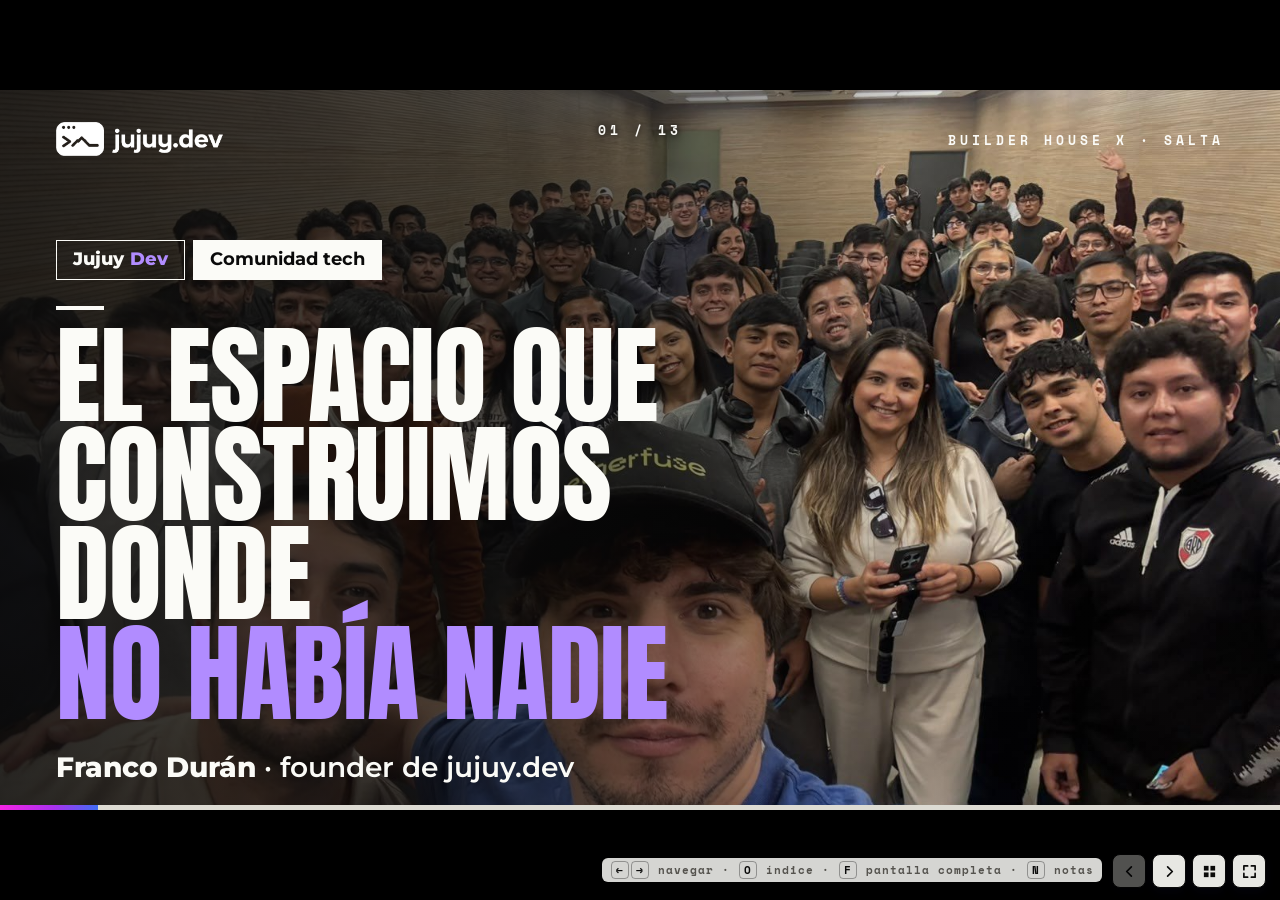
<file: index.html>
<!doctype html><html lang="es-AR"><head><meta charset="utf-8"><meta name="viewport" content="width=device-width,initial-scale=1">
<title>jujuy.dev — el espacio que estamos construyendo · Franco Durán · Builder House X Salta</title>
<meta name="description" content="jujuy.dev: el espacio que estamos construyendo donde no había nada. Franco Durán, founder. Builder House X · Salta.">
<link rel="icon" href="assets/jujuydev-isotipo.png">
<link rel="stylesheet" href="base.css?v=2"><link rel="stylesheet" href="charla.css?v=2">
<style>
.dark .logo{filter:invert(1)}
.it-list{list-style:none;display:flex;flex-direction:column;gap:0}
.it{display:flex;gap:16px;align-items:baseline;font:600 24px/1.3 var(--font-sans);padding:12px 0;border-top:1.5px solid var(--line-soft)}
.it i{font:700 15px/1 var(--font-mono);color:var(--violet);font-style:normal;min-width:30px}
.it b{font-weight:800}
.card{background:var(--paper-raised);border:1.5px solid var(--line-soft);border-radius:var(--radius-tile);box-shadow:var(--shadow-tile);padding:22px 24px}
.card.v{border:2px solid var(--violet);box-shadow:8px 8px 0 var(--violet),var(--shadow-tile)}
.card .n{font:700 14px/1 var(--font-mono);letter-spacing:3px;color:var(--violet)}
.card h3{font:400 40px/1 var(--font-condensed);text-transform:uppercase;margin:10px 0 8px}
.card p{font:500 19px/1.35 var(--font-sans);color:var(--ink-muted)}
.card p b{color:var(--ink);font-weight:800}
.howto .kicker{color:var(--violet)}
.howto .grid{position:absolute;left:56px;right:56px;top:300px;display:grid;grid-template-columns:repeat(3,1fr);gap:24px}
.howto .head h2{font-size:72px}
.howto .head .lead{margin-top:10px;font-size:26px;max-width:900px}
/* 01 portada */
.s01 .copy{position:absolute;left:56px;top:120px;width:720px;z-index:3}
.s01 .tags{margin-bottom:26px}
.s01 h1{font-size:104px;line-height:.92}
.s01 .sub{margin-top:26px;font-size:28px}
.s01 .orb{width:440px;height:440px;right:40px;top:150px;opacity:.95}
.s01 .photo{right:120px;top:110px;width:400px;height:300px;z-index:2;border:2px solid var(--ink);box-shadow:10px 10px 0 var(--violet);transform:rotate(2deg)}
.s01 .llama{right:24px;bottom:0;height:320px}
.s01 .where{position:absolute;left:56px;bottom:60px;display:flex;gap:8px}
/* 02 hueco */
.s02 .head h2{font-size:80px}
.s02 .cols{position:absolute;left:56px;right:56px;top:290px;display:grid;grid-template-columns:1fr 1fr;gap:28px}
.s02 .col .mono{border-top:3px solid var(--ink);padding-top:10px;margin-bottom:6px}
.s02 .col.v .mono{border-color:var(--violet);color:var(--violet)}
.s02 .col.v .it{border-color:#e4dafa}
.s02 .punch{position:absolute;left:56px;right:56px;bottom:54px;font:400 46px/1 var(--font-condensed);text-transform:uppercase}
/* 03 por qué */
.s03 .head h2{font-size:76px}
.s03 .grid{position:absolute;left:56px;right:56px;top:250px;display:grid;grid-template-columns:repeat(4,1fr);gap:20px}
.s03 .card{min-height:250px}
.s03 .strip{position:absolute;left:56px;right:56px;bottom:66px;height:80px;display:flex;gap:12px}
.s03 .strip .media{position:relative;flex:1;height:80px;box-shadow:none;border-radius:12px}
/* 04 crecimiento */
.s04 .left{position:absolute;left:56px;top:110px;width:660px;z-index:3}
.s04 .big{font:400 220px/.82 var(--font-condensed);color:var(--violet);margin-top:14px;letter-spacing:-4px}
.s04 .big small{display:block;font-size:56px;line-height:1;color:var(--ink);letter-spacing:0;margin-top:6px}
.s04 h2{font-size:64px}
.s04 .lead{margin-top:22px;font-size:28px}
.s04 .tl{position:absolute;left:56px;bottom:56px;display:flex;gap:8px}
.s04 .photo{right:56px;top:110px;width:440px;height:520px;transform:rotate(1.5deg);border:2px solid var(--ink);box-shadow:10px 10px 0 var(--violet)}
.s04 .orb{width:260px;height:260px;right:380px;top:420px;z-index:0}
/* 05 eventos */
.s05 .head h2{font-size:68px}
.s05 .tbl{position:absolute;left:56px;right:56px;top:212px}
.s05 .row{display:grid;grid-template-columns:70px 350px 1fr 170px;align-items:center;gap:14px;padding:7px 0;border-top:1.5px solid var(--line-soft);height:52px}
.s05 .row .d{font:700 15px/1 var(--font-mono);color:var(--violet)}
.s05 .row .t{font:700 19px/1.15 var(--font-sans)}
.s05 .bars{position:relative;height:30px}
.s05 .bars .r{position:absolute;left:0;top:0;height:30px;border:1.5px solid var(--ink);background:var(--paper-sunk)}
.s05 .bars .c{position:absolute;left:0;top:0;height:30px;background:var(--violet)}
.s05 .row .num{font:700 16px/1.2 var(--font-mono);text-align:right}
.s05 .row .num b{color:var(--violet)}
.s05 .row .num small{display:block;font-size:11px;color:var(--ink-muted);letter-spacing:1px}
.s05 .legend{position:absolute;right:56px;top:150px;display:flex;gap:18px;font:700 13px/1 var(--font-mono);letter-spacing:2px;text-transform:uppercase;align-items:center}
.s05 .legend span{display:inline-flex;align-items:center;gap:8px}
.s05 .legend i{display:inline-block;width:22px;height:14px;border:1.5px solid var(--ink);background:var(--paper-sunk)}
.s05 .legend i.c{background:var(--violet);border-color:var(--violet)}
.s05 .foot{position:absolute;left:56px;bottom:62px;font:500 13px/1.3 var(--font-mono);letter-spacing:1px;color:var(--ink-muted)}
/* 08 salir */
.s08 .photo{right:56px;top:290px;width:400px;height:300px;border:2px solid var(--ink);box-shadow:10px 10px 0 var(--violet)}
.s08 .photo img{object-fit:contain;background:#0d1a4d}
.s08 .grid{right:500px!important;grid-template-columns:1fr 1fr!important}
.s08 .stat{position:absolute;right:56px;top:612px;width:400px;font:700 14px/1.3 var(--font-mono);letter-spacing:1px;color:var(--ink-muted)}
.s08 .stat b{color:var(--violet)}
/* 09 grok bot */
.s09 .head{right:420px}
.s09 .head h2{font-size:72px}
.s09 .head .lead{margin-top:10px;font-size:26px}
.s09 .gb{position:absolute;right:56px;top:96px;width:320px;height:160px;display:flex;align-items:center;gap:18px;background:var(--ink);color:var(--on-ink);border-radius:var(--radius-tile);padding:24px;box-shadow:10px 10px 0 var(--violet)}
.s09 .gb img{width:90px;height:90px}
.s09 .gb b{font:400 46px/1 var(--font-condensed);text-transform:uppercase;display:block}
.s09 .gb small{font:700 12px/1.3 var(--font-mono);letter-spacing:2px;color:#bbb;text-transform:uppercase}
.s09 .grid{position:absolute;left:56px;right:56px;top:316px;display:grid;grid-template-columns:repeat(4,1fr);gap:20px}
.s09 .card{min-height:250px}
.s09 .card h3{font-size:36px}
.s09 .foot{position:absolute;left:56px;bottom:44px;font:400 34px/1 var(--font-condensed);text-transform:uppercase}
/* 10 notion */
.s10 .head{right:auto;width:330px}
.s10 .head h2{font-size:62px}
.s10 .head .lead{margin-top:14px;font-size:22px}
.s10 .head .tags{margin-top:20px;flex-direction:column;align-items:flex-start}
.nt{position:absolute;left:420px;right:40px;top:84px;padding-bottom:22px;background:#fff;border-radius:12px;box-shadow:0 18px 50px rgba(20,19,77,.18);border:1px solid #e3e2de;overflow:hidden;font-family:var(--font-sans);color:#37352f}
.nt .bar0{height:36px;border-bottom:1px solid #ededeb;display:flex;align-items:center;gap:8px;padding:0 14px;font:500 13px/1 var(--font-sans);color:#6b6a66}
.nt .dot{width:10px;height:10px;border-radius:50%;background:#e3e2de}
.nt .bar0 .crumb{margin-left:12px}
.nt .body{padding:18px 26px 0}
.nt h4{font:800 28px/1.1 var(--font-sans);color:#37352f;display:flex;align-items:center;gap:10px}
.nt h4 .ck{width:26px;height:26px;border-radius:6px;background:#2f9e6a;color:#fff;font-size:17px;display:flex;align-items:center;justify-content:center}
.nt .views{display:flex;gap:18px;margin-top:14px;border-bottom:1px solid #ededeb;font:600 13px/1 var(--font-sans);color:#787774}
.nt .views span{padding-bottom:9px}
.nt .views span.on{color:#37352f;border-bottom:2px solid #37352f}
.nt .board{display:grid;grid-template-columns:repeat(3,1fr);gap:14px;margin-top:14px}
.nt .colh{display:flex;align-items:center;gap:8px;font:600 13px/1 var(--font-sans);margin-bottom:8px}
.nt .pill{display:inline-flex;align-items:center;gap:6px;padding:4px 9px;border-radius:12px;font:600 12px/1 var(--font-sans)}
.nt .pill:before{content:"";width:7px;height:7px;border-radius:50%;background:currentColor}
.nt .p-gray{background:#efefed;color:#787774}.nt .p-blue{background:#e1ecfa;color:#2f6db5}.nt .p-green{background:#e2f1e8;color:#2f8a5a}
.nt .cnt{color:#9b9a97;font-weight:600}
.nt .lane{border-radius:8px;padding:8px;display:flex;flex-direction:column;gap:7px}
.nt .lane.gray{background:#f7f7f5}.nt .lane.blue{background:#f3f7fc}.nt .lane.green{background:#f3f9f5}
.nt .cd{background:#fff;border-radius:6px;box-shadow:0 1px 3px rgba(15,15,15,.12);padding:8px 10px;font:700 13px/1.25 var(--font-sans);color:#37352f}
.nt .cd .pr{margin-top:6px;display:inline-block;padding:2px 7px;border-radius:4px;font:600 11px/1.2 var(--font-sans)}
.nt .alta{background:#fbe4e4;color:#c4423c}.nt .medio{background:#fbf3db;color:#a07a12}.nt .baja{background:#e2f1e8;color:#2f8a5a}
.nt .more{font:600 12px/1 var(--font-sans);color:#9b9a97;padding:4px 2px}
/* 11 embajador */
.s11 .head h2{font-size:80px}
.s11 .grid{position:absolute;left:56px;right:56px;top:300px;display:grid;grid-template-columns:repeat(3,1fr);gap:28px}
.s11 .card{height:280px;display:flex;flex-direction:column;justify-content:space-between}
.s11 .lgbox{height:140px;display:flex;align-items:center;justify-content:center}
.s11 .lgbox img{max-width:90%;max-height:110px}
.s11 .lov{font:800 66px/1 var(--font-sans);letter-spacing:-2px;background:linear-gradient(90deg,#ff6b35,#f7468c 50%,#8b5cf6);-webkit-background-clip:text;background-clip:text;color:transparent}
.s11 .foot{position:absolute;left:56px;bottom:50px;font:600 24px/1.3 var(--font-sans)}
/* 12 colejuy */
.s12 .left{position:absolute;left:56px;top:110px;width:600px;z-index:3}
.s12 h2{font-size:84px}
.s12 .brand{display:flex;align-items:center;gap:16px;margin-top:24px}
.s12 .brand img{height:64px}
.s12 .brand b{font:800 44px/1 var(--font-sans);letter-spacing:-1px}
.s12 .lead{margin-top:24px;font-size:28px}
.s12 .phone{width:280px;height:540px;top:110px;border:8px solid var(--ink);border-radius:34px;box-shadow:10px 10px 0 var(--violet)}
.s12 .phone img{object-fit:cover;object-position:top}
.s12 .ph1{left:690px;transform:rotate(-3deg)}
.s12 .ph2{left:950px;top:140px;transform:rotate(3deg)}
/* 13 adopción */
.s13 .left{position:absolute;left:56px;top:110px;width:640px}
.s13 h2{font-size:78px}
.s13 .swap{margin-top:30px;display:flex;flex-direction:column;gap:6px}
.s13 .no{font:400 64px/1 var(--font-condensed);text-transform:uppercase;color:var(--ink-muted);text-decoration:line-through;text-decoration-thickness:6px;text-decoration-color:var(--violet)}
.s13 .yes{font:400 96px/1 var(--font-condensed);text-transform:uppercase;color:var(--violet)}
.s13 .right{position:absolute;left:740px;right:56px;top:150px;display:flex;flex-direction:column;gap:24px}
.s13 .card h3{font-size:46px}
.s13 .orb{width:300px;height:300px;right:-60px;bottom:-60px;opacity:.6}
/* 14 personas */
.s14 .left{position:absolute;left:56px;top:110px;width:640px;z-index:3}
.s14 h2{font-size:76px}
.s14 .big{font:400 220px/.85 var(--font-condensed);color:var(--violet);margin-top:20px}
.s14 .lead{margin-top:14px;font-size:30px}
.s14 .photo{right:56px;top:110px;width:480px;height:520px;transform:rotate(-1.5deg);border:2px solid var(--ink);box-shadow:-10px 10px 0 var(--violet)}
/* 15-16 builder house */
.s15 .left{position:absolute;left:56px;top:120px;width:780px;z-index:3}
.s15 h2{font-size:92px}
.s15 .lead{margin-top:28px;font-size:32px;max-width:700px}
.s15 .orb{width:460px;height:460px;right:60px;top:140px}
.s15 .sticker{right:120px;top:300px;font-size:44px}
.s16 .q{position:absolute;left:56px;right:56px;top:170px;z-index:3}
.s16 .q .mono{color:var(--violet-soft)}
.s16 .q h2{font-size:150px;line-height:.9;margin-top:14px}
.s16 .q .lead{margin-top:40px;font-size:38px;color:var(--on-ink)}
.s16 .orb{width:380px;height:380px;right:-40px;top:-80px;opacity:.85}
/* 17 cierre */
.s17 .left{position:absolute;left:56px;top:120px;width:700px;z-index:3}
.s17 h2{font-size:132px;line-height:.9}
.s17 .sign{margin-top:36px;display:flex;gap:10px}
.s17 .sign .tag{font-size:22px}
.s17 .orb{width:440px;height:440px;right:50px;top:160px}
.s17 .llama{right:60px;bottom:0;height:480px}
.adv .head h2{font-size:80px}
.adv .grid{position:absolute;left:56px;right:56px;top:320px;display:grid;grid-template-columns:repeat(3,1fr);gap:24px}
.adv .card{min-height:200px}
.adv .punch{position:absolute;left:56px;bottom:50px;font:400 50px/1 var(--font-condensed);text-transform:uppercase}
.s3c .left{position:absolute;left:56px;top:110px;width:640px;z-index:3}
.s3c h2{font-size:74px}
.s3c .it-list{margin-top:26px}
.s3c .photo{right:56px;top:110px;width:470px;height:520px;transform:rotate(1.5deg);border:2px solid var(--ink);box-shadow:10px 10px 0 var(--violet)}

/* ── v2: fotos full-bleed ── */
.bleed{position:absolute;inset:0;z-index:0}
.bleed img{width:100%;height:100%;object-fit:cover;display:block}
.bleed:after{content:"";position:absolute;inset:0}
.shade-l:after{background:linear-gradient(90deg,rgba(10,10,10,.88) 0%,rgba(10,10,10,.7) 42%,rgba(10,10,10,.1) 75%)}
.shade-b:after{background:linear-gradient(180deg,rgba(10,10,10,.55) 0%,rgba(10,10,10,.35) 35%,rgba(10,10,10,.85) 100%)}
.photo-slide{color:var(--on-ink)}
.photo-slide .hl{color:var(--violet-soft)}
.photo-slide .bar{background:var(--on-ink)}
.photo-slide .kicker{color:var(--on-ink)}
.photo-slide .tag{border-color:var(--on-ink)}
.p01 .copy{position:absolute;left:56px;top:150px;width:760px;z-index:3}
.p01 h1{font-size:108px;line-height:.92}
.p01 .tags{margin-bottom:26px}
.p01 .sub{margin-top:26px;font-size:28px}
.p01 .tag--solid{background:var(--on-ink);color:var(--ink)}
.p03 .head h2{font-size:76px}
.p03 .grid{position:absolute;left:56px;right:56px;bottom:70px;display:grid;grid-template-columns:repeat(5,1fr);gap:16px;z-index:3}
.p03 .card h3{font-size:31px}.p03 .card p{font-size:17px}.p03 .card{padding:20px 18px}
.p03 .card{min-height:230px;background:rgba(255,255,255,.96);color:var(--ink)}
.p03 .card .hl{color:var(--violet)}
.p03 .head{z-index:3}
.p06 .half{position:absolute;right:0;top:0;bottom:0;width:560px;z-index:0}
.p06 .half img{width:100%;height:100%;object-fit:cover;object-position:40% 50%}
.p06 .left{position:absolute;left:56px;top:110px;width:600px;z-index:3}
.p06 .big{font:400 220px/.82 var(--font-condensed);color:var(--violet);margin-top:14px;letter-spacing:-4px}
.p06 .big small{display:block;font-size:56px;line-height:1;color:var(--ink);letter-spacing:0;margin-top:6px}
.p06 h2{font-size:64px}
.p06 .lead{margin-top:22px;font-size:28px}
.p06 .tl{position:absolute;left:56px;bottom:56px;display:flex;gap:8px}
.p05 .half{position:absolute;right:0;top:0;bottom:0;width:560px;z-index:0}
.p05 .half img{width:100%;height:100%;object-fit:cover;object-position:55% 50%}
.p05 .left{position:absolute;left:56px;top:110px;width:600px;z-index:3}
.p05 h2{font-size:72px}
.p05 .it-list{margin-top:26px}
.p14 .half{position:absolute;right:0;top:0;bottom:0;width:560px;z-index:0}
.p14 .half img{width:100%;height:100%;object-fit:cover;object-position:50% 40%}
.p14 .left{position:absolute;left:56px;top:110px;width:600px;z-index:3}
.p14 h2{font-size:76px}
.p14 .big{font:400 220px/.85 var(--font-condensed);color:var(--violet);margin-top:20px}
.p14 .lead{margin-top:14px;font-size:30px}
.tren .copy{position:absolute;left:56px;top:96px;width:780px;z-index:3}
.tren .mono{color:#ffd28a}
.tren h2{font-size:100px;line-height:.9;margin-top:14px}
.tren h2 .hl{color:#ffb35c}
.tren .sub{margin-top:20px;font:600 26px/1.3 var(--font-sans)}
.tren .stats{position:absolute;left:56px;bottom:58px;display:flex;gap:16px;z-index:3}
.tren .st{background:rgba(10,10,10,.6);border:2px solid #ffb35c;padding:14px 22px;backdrop-filter:blur(4px)}
.tren .st b{display:block;font:400 64px/1 var(--font-condensed);color:#fff}
.tren .st small{display:block;margin-top:6px;font:700 13px/1 var(--font-mono);letter-spacing:3px;text-transform:uppercase;color:#ffd28a}
.tren .ticket{position:absolute;right:48px;top:110px;width:400px;height:200px;z-index:3;border:3px solid #fff;box-shadow:10px 10px 0 #ffb35c;transform:rotate(3deg);border-radius:12px;overflow:hidden}
.tren .ticket img{width:100%;height:100%;object-fit:cover}
.tren .bleed img{object-position:50% 60%}
.p17 .left{position:absolute;left:56px;top:110px;width:760px;z-index:3}
.p17 h2{font-size:140px;line-height:.9}
.p17 .sign{margin-top:30px;display:flex;gap:10px}
.p17 .sign .tag{font-size:22px}
.p17 .tag--solid{background:var(--on-ink);color:var(--ink)}
.s11 .already{position:absolute;right:56px;top:110px;z-index:6;transform:rotate(-4deg)}
.ntwin{position:absolute;left:400px;right:32px;top:92px;background:#fff;border-radius:12px;overflow:hidden;border:1.5px solid #d9d8d3;box-shadow:12px 12px 0 var(--violet),0 18px 50px rgba(20,19,77,.2);z-index:3}
.ntwin .bar0{height:34px;background:#f1f0ea;border-bottom:1px solid #e3e2de;display:flex;align-items:center;gap:7px;padding:0 14px}
.ntwin .dot{width:11px;height:11px;border-radius:50%}.ntwin .r{background:#ff5f57}.ntwin .y{background:#febc2e}.ntwin .g{background:#28c840}
.ntwin .url{margin-left:14px;flex:1;background:#fff;border-radius:6px;padding:4px 12px;font:600 12px/1 var(--font-sans);color:#6b6a66}
.ntwin img{display:block;width:100%;height:auto}
.photo-slide.active~.counter{color:var(--on-ink);text-shadow:0 0 6px #000;z-index:11}
.tren h2{font-size:92px}
.tren .stats{bottom:52px}
.s10 .head{right:auto;width:520px}
.s10 .head h2{font-size:84px}
.s10 .head .lead{margin-top:14px;font-size:24px}
.s10 .head .tags{margin-top:18px;flex-direction:row}
.s10 .ntwin{left:auto;right:56px;width:560px;top:110px;transform:rotate(1.5deg);box-shadow:8px 8px 0 var(--violet),0 14px 36px rgba(20,19,77,.16)}
.s10 .ntwin .bar0{height:26px}.s10 .ntwin .dot{width:9px;height:9px}.s10 .ntwin .url{font-size:11px;padding:3px 10px}
.s10 .brands{position:absolute;left:56px;right:56px;bottom:62px;display:grid;grid-template-columns:repeat(5,1fr);gap:16px}
.s10 .br{height:110px;border-radius:14px;background:var(--paper-raised);border:1.5px solid var(--line-soft);box-shadow:var(--shadow-tile);display:flex;align-items:center;justify-content:center;padding:18px 22px}
.s10 .br img{max-width:100%;max-height:64px;object-fit:contain}
.s10 .br.dk{background:var(--navy);border-color:var(--navy)}
.s10 .br.sq img{max-height:80px}
.sU .head h2{font-size:84px}
.sU .grid{position:absolute;left:56px;right:56px;top:250px;display:grid;grid-template-columns:1fr 1fr;gap:32px}
.sU .card{height:360px;display:flex;flex-direction:column;justify-content:space-between;padding:30px 34px}
.sU .lgbox{height:210px;display:flex;align-items:center;justify-content:center}
.sU .lgbox img{max-width:92%;max-height:200px;object-fit:contain}
.sU .lgbox img.up{height:190px;width:190px}
.sU .card h3{font-size:46px}
.sM .head{right:auto;width:740px}
.sM .head h2{font-size:76px}
.sM .head .lead{margin-top:8px;font-size:23px}
.sM .ntwin{left:auto;right:56px;width:380px;top:230px;margin:0;transform:rotate(1.5deg);box-shadow:7px 7px 0 var(--violet),0 14px 36px rgba(20,19,77,.16)}
.sM .ntwin .bar0{height:24px}.sM .ntwin .dot{width:8px;height:8px}.sM .ntwin .url{font-size:10px;padding:3px 8px}
.sM .ntwin figcaption{padding:8px 12px;font:600 13px/1.2 var(--font-sans);color:var(--ink-muted);border-top:1px solid #e3e2de}
.sM .ntwin figcaption b{color:var(--violet);font-weight:800}
.sM .mlabel{position:absolute;left:56px;font-size:13px;color:var(--violet)}
.sM .mlabel1{top:338px}.sM .mlabel2{top:462px}
.sM .brands{position:absolute;left:56px;width:740px;display:grid;grid-template-columns:repeat(5,1fr);gap:12px}
.sM .amb2{top:362px}.sM .brands2{top:486px}
.sM .br .lov{font:800 26px/1 var(--font-sans);letter-spacing:-1px;background:linear-gradient(90deg,#ff6b35,#f7468c 50%,#8b5cf6);-webkit-background-clip:text;background-clip:text;color:transparent}
.sM .br{height:72px;border-radius:12px;background:var(--paper-raised);border:1.5px solid var(--line-soft);box-shadow:var(--shadow-tile);display:flex;align-items:center;justify-content:center;padding:12px 16px}
.sM .br img{max-width:100%;max-height:38px;object-fit:contain}
.sM .br.dk{background:var(--navy);border-color:var(--navy)}
.sM .br.sq img{max-height:50px}
.sM .br.cr{gap:6px;padding:10px 8px}.sM .br.cr img{max-height:40px}.sM .br.cr span{font:800 13px/1 var(--font-sans);letter-spacing:-.2px;white-space:nowrap}
.sC .left{position:absolute;left:56px;top:110px;width:600px;z-index:3}
.sC h2{font-size:96px;line-height:.92}
.sC .brand{display:flex;align-items:center;gap:16px;margin-top:30px}
.sC .brand img{height:64px}
.sC .brand b{font:800 46px/1 var(--font-sans);letter-spacing:-1px}
.sC .lead{margin-top:20px;font-size:28px}
.sC .wa{right:140px;top:64px;width:286px;height:604px;border:8px solid var(--ink);border-radius:34px;box-shadow:10px 10px 0 var(--violet);transform:rotate(2deg);z-index:2}
.sC .wa img{object-fit:cover;object-position:top}
.sC .bgv{position:absolute;inset:0;z-index:0;overflow:hidden;background:#111}
.sC .bgv video,.sC .bgv img{position:absolute;inset:0;width:100%;height:100%;object-fit:cover;filter:saturate(1.1) blur(1px)}
.sC .bgv img{display:none}
.sC .bgv:after{content:"";position:absolute;inset:0;background:linear-gradient(90deg,rgba(10,10,10,.9) 0%,rgba(10,10,10,.78) 48%,rgba(10,10,10,.55) 100%)}
.sC .brand img{filter:invert(1)}
.sC .wa{border-color:#fff!important}
@media (prefers-reduced-motion: reduce){.sC .bgv video{display:none}.sC .bgv img{display:block}}
.p17 .handles{position:absolute;left:56px;bottom:64px;display:flex;gap:16px;z-index:5}
.p17 .hd{background:rgba(10,10,10,.6);border:2px solid var(--on-ink);padding:14px 22px;backdrop-filter:blur(4px)}
.p17 .hd small{display:block;font:700 12px/1 var(--font-mono);letter-spacing:3px;text-transform:uppercase;color:var(--violet-soft)}
.p17 .hd b{display:block;margin-top:8px;font:400 40px/1 var(--font-condensed);color:#fff;letter-spacing:.3px}
.slide.t-in .handles>*{animation:jd2-rise .5s cubic-bezier(.22,1,.36,1) both;animation-delay:calc(.26s + var(--i,0)*.06s)}
.slide.t-in .handles>:nth-child(2){--i:1}.slide.t-in .handles>:nth-child(3){--i:2}
</style></head><body>
<div class="stage">

<!-- 01 PORTADA -->
<section class="slide p01 photo-slide" data-title="Portada">
 <figure class="bleed shade-l"><img src="assets/fotos/hd/portada.jpg" alt="Comunidad jujuy.dev en Cabildo Tech"></figure>
 <img class="logo" src="assets/jujuydev-logo-white.webp" alt="jujuy.dev"><div class="kicker">Builder House X · Salta</div>
 <div class="copy">
  <div class="tags"><span class="tag"><b>Jujuy</b><span class="v" style="color:var(--violet-soft)">Dev</span></span><span class="tag tag--solid">Comunidad tech</span></div>
  <div class="bar"></div>
  <h1 class="display">El espacio que<br>construimos donde<br><span class="hl">no había nadie</span></h1>
  <div class="lead sub"><b>Franco Durán</b> · founder de jujuy.dev</div>
 </div>
 <aside class="notes"><p>¡Buenas! Soy Franco Durán, founder de jujuy.dev.</p><p>Hoy les quiero contar sobre el espacio que estamos construyendo en Jujuy, donde antes no había nadie.</p></aside>
</section>

<!-- 03 POR QUÉ COMUNIDAD -->
<section class="slide p03 photo-slide" data-title="Ventajas de tener comunidad">
 <figure class="bleed shade-b"><img src="assets/fotos/hd/comunidad.jpg" alt="Meetup de jujuy.dev"></figure>
 <img class="logo" src="assets/jujuydev-logo-white.webp" alt="jujuy.dev"><div class="kicker">Ventajas</div>
 <div class="head"><div class="bar"></div><h2 class="display">¿Para qué tener una <span class="hl">comunidad</span>?</h2></div>
 <div class="grid">
  <div class="card step" data-step="1"><div class="n">01</div><h3>Pertenencia</h3><p>Tener un lugar y <b>gente que habla tu idioma</b>.</p></div>
  <div class="card step" data-step="2"><div class="n">02</div><h3>Aprender juntos</h3><p>Lo que sabe una persona <b>lo aprende el grupo</b>.</p></div>
  <div class="card step" data-step="3"><div class="n">03</div><h3>Contactos</h3><p>Conocer a <b>quienes hacen tecnología en Jujuy</b>.</p></div>
  <div class="card step" data-step="4"><div class="n">04</div><h3>Oportunidades</h3><p>Laburos, eventos, programas: <b>todo empieza por conocerse</b>.</p></div>
  <div class="card v step" data-step="5"><div class="n">05</div><h3>Abre negocios</h3><p>Cuando saben <b>qué hacés</b>, te llaman. Socios y <b>productos</b> salen de una charla.</p></div>
 </div>
 <aside class="notes"><p>¿Para qué sirve tener una comunidad? Pertenencia: tener un lugar. Aprender juntos. Contactos: conocer a la gente de la escena tech de Jujuy. Oportunidades: casi todo empieza por conocerse. Y también abre negocios: cuando la gente sabe qué hacés, te llaman, encontrás socios y salen productos.</p></aside>
</section>

<!-- CRECIMIENTO -->
<section class="slide p06" data-title="Crecimiento">
 <figure class="half"><img src="assets/fotos/hd/crecimiento.jpg" alt="Auditorio lleno en un evento de jujuy.dev"></figure>
 <img class="logo" src="assets/jujuydev-logo.webp" alt="jujuy.dev">
 <div class="left">
  <div class="bar"></div><h2 class="display">En menos de <span class="hl">3 meses</span></h2>
  <div class="big step" data-step="1">+700<small>miembros</small></div>
  <div class="lead step" data-step="2">De un primer meetup a <b>una comunidad que no para de crecer</b>.</div>
 </div>
 <div class="tl"><span class="tag tag--solid">3/9/2026 · Meet Up #1</span><span class="tag">Hoy · +700</span></div>
 <aside class="notes"><p>El primer meetup fue el 3 de septiembre de 2026. En menos de 3 meses somos más de 700 miembros.</p></aside>
</section>

<!-- GROK BOT -->
<section class="slide s09" data-title="Cómo lo llevo">
 <img class="logo" src="assets/jujuydev-logo.webp" alt="jujuy.dev"><div class="kicker">Cómo lo llevo</div>
 <div class="head"><div class="bar"></div><h2 class="display">Un equipo de <span class="hl">agentes</span></h2>
  <div class="lead">Grok Bot es la herramienta con la que tengo todo ordenado.</div></div>
 <div class="gb"><img src="assets/logos/grokbot.png" alt="Grok Bot"><div><b>Grok Bot</b><small>mi equipo de agentes</small></div></div>
 <div class="grid">
  <div class="card step" data-step="1"><div class="n">01</div><h3>Lumas</h3><p>Arma y lleva los <b>eventos en Luma</b>.</p></div>
  <div class="card step" data-step="2"><div class="n">02</div><h3>Sponsors</h3><p>Toma las <b>notas de cada sponsor</b>.</p></div>
  <div class="card step" data-step="3"><div class="n">03</div><h3>Scan diario</h3><p>Busca todos los días <b>programas de embajadores</b>.</p></div>
  <div class="card v step" data-step="4"><div class="n">04</div><h3>La web</h3><p>Cambia el sitio de jujuy.dev <b>con PRs</b>.</p></div>
 </div>
 <aside class="notes"><p>¿Cómo llevo todo esto? Con Grok Bot. Tengo un equipo de agentes: uno arma los Lumas, otro toma notas de sponsors, otro escanea todos los días programas de embajadores y otro mantiene la web con PRs.</p></aside>
</section>

<!-- NOTION -->
<section class="slide sM" data-title="Embajador y marcas">
 <img class="logo" src="assets/jujuydev-logo.webp" alt="jujuy.dev"><div class="kicker">Embajador · marcas</div>
 <div class="head"><div class="bar"></div><h2 class="display">Ya soy <span class="hl">embajador</span></h2>
  <div class="lead">Hoy ya soy <b>Builder Ambassador de SpaceXAI</b>, y embajador de <b>Lovable</b> y <b>Stellar</b>.</div></div>
 <div class="mlabel mlabel1 mono step" data-step="1">Embajador</div>
 <div class="brands amb2 step" data-step="1">
  <div class="br"><img src="assets/logos/spacexai-wordmark.svg" alt="SpaceXAI"></div>
  <div class="br"><span class="lov">Lovable</span></div>
  <div class="br"><img src="assets/logos/stellar.png" alt="Stellar"></div>
 </div>
 <figure class="ntwin step" data-step="2">
  <div class="bar0"><span class="dot r"></span><span class="dot y"></span><span class="dot g"></span><span class="url">Notion · Programas y sponsors</span></div>
  <img src="assets/notion-real-slide.png" alt="Captura real de la base Programas y sponsors en Notion">
  <figcaption><b>105</b> programas y sponsors, ordenados en Notion</figcaption>
 </figure>
 <div class="mlabel mlabel2 mono step" data-step="3">Marcas que empujan</div>
 <div class="brands brands2 step" data-step="3">
  <div class="br dk"><img src="assets/logos/argentina-space-logo-horizontal.png" alt="Argentina Space"></div>
  <div class="br"><img src="assets/logos/superteam-argentina.svg" alt="Superteam Argentina"></div>
  <div class="br"><img src="assets/logos/celo.svg" alt="Celo"></div>
  <div class="br cr"><img src="assets/logos/crecimientoar.webp" alt="CrecimientoAR"><span>CrecimientoAR</span></div>
  <div class="br sq"><img src="assets/logos/labitconf-icon.png" alt="LABITCONF"></div>
 </div>
 <aside class="notes"><p>Hoy ya soy Builder Ambassador de SpaceXAI, y también embajador de Lovable y de Stellar.</p><p>Todo lo de programas y sponsors lo tengo ordenado en Notion: 105 entre programas y sponsors.</p><p>Y las marcas que nos empujan: Argentina Space, Superteam, Celo, CrecimientoAR, LABITCONF.</p></aside>
</section>

<!-- CHARLAS -->
<section class="slide sU" data-title="Charlas en universidades">
 <img class="logo" src="assets/jujuydev-logo.webp" alt="jujuy.dev"><div class="kicker">Charlas</div>
 <div class="head"><div class="bar"></div><h2 class="display">Charlas en <span class="hl">universidades</span></h2></div>
 <div class="grid">
  <div class="card step" data-step="1"><div class="lgbox"><img src="assets/logos/unju.png" alt="Universidad Nacional de Jujuy"></div><div><div class="n">Facultad de Ingeniería</div><h3>UNJu</h3></div></div>
  <div class="card v step" data-step="2"><div class="lgbox"><img class="up" src="assets/logos/palermo-up.png" alt="Universidad de Palermo"></div><div><div class="n">Buenos Aires</div><h3>Universidad de Palermo</h3></div></div>
 </div>
 <aside class="notes"><p>También di charlas en universidades: en la Facultad de Ingeniería de la UNJu y en la Universidad de Palermo.</p><p>Logos: unju.edu.ar (img/logos/logo_unju_800.png) y palermo.edu (images/header/logo@2x.png).</p></aside>
</section>

<!-- ADOPCIÓN -->
<section class="slide s13" data-title="Baja adopción = oportunidad">
 <img class="logo" src="assets/jujuydev-logo.webp" alt="jujuy.dev"><div class="kicker">Jujuy</div>
 <div class="left">
  <div class="bar"></div><h2 class="display">Baja adopción de<br>tecnología en Jujuy</h2>
  <div class="swap"><span class="no step" data-step="1">Problema</span><span class="yes step" data-step="2">Oportunidad</span></div>
 </div>
 <div class="right">
  <div class="card step" data-step="3"><div class="n">01</div><h3>Pymes</h3><p>Automatizar <b>lo que hoy se hace a mano</b>.</p></div>
  <div class="card v step" data-step="4"><div class="n">02</div><h3>Gobierno</h3><p>Automatizaciones para <b>trámites y procesos</b>.</p></div>
 </div>
 <div class="orb"></div>
 <aside class="notes"><p>En Jujuy la adopción de tecnología es baja. Deja de ser un problema y pasa a ser una oportunidad: automatizaciones en pymes y en gobierno.</p></aside>
</section>

<!-- COLEJUY -->
<section class="slide sC photo-slide" data-title="ColeJUY">
 <div class="bgv" aria-hidden="true"><video muted autoplay loop playsinline preload="auto" poster="assets/video/colejuy-bg-poster.jpg"><source src="assets/video/colejuy-bg.mp4" type="video/mp4"></video><img src="assets/video/colejuy-bg-poster.jpg" alt=""></div>
 <img class="logo" src="assets/jujuydev-logo-white.webp" alt="jujuy.dev"><div class="kicker">Producto</div>
 <div class="left">
  <div class="bar"></div><h2 class="display">Nació en<br>la <span class="hl">comunidad</span></h2>
  <div class="brand"><img src="assets/logos/colejuy.png" alt=""><b>ColeJUY</b></div>
  <div class="lead">La app de colectivos de <b>San Salvador de Jujuy</b>.</div>
 </div>
 <figure class="media wa" data-label="FOTO: ColeJUY en WhatsApp"><img src="assets/fotos/colejuy-whatsapp.jpg" alt="ColeJUY en WhatsApp"></figure>
 <aside class="notes"><p>Y de la comunidad también salen productos: ColeJUY, la app de colectivos de San Salvador de Jujuy que hice.</p></aside>
</section>

<!-- PERSONAS -->
<section class="slide p14" data-title="Personas">
 <figure class="half"><img src="assets/fotos/hd/personas.jpg" alt="Meetup de jujuy.dev"></figure>
 <img class="logo" src="assets/jujuydev-logo.webp" alt="jujuy.dev">
 <div class="left">
  <div class="bar"></div><h2 class="display">Abrimos puertas<br>a <span class="hl">gente joven</span></h2>
  <div class="big step" data-step="1">+10</div>
  <div class="lead step" data-step="2">personas consiguieron laburo <b>contando lo que aprendieron en la comunidad</b>.</div>
 </div>
 <aside class="notes"><p>Le abrimos puertas a gente joven: más de 10 personas consiguieron laburo contando lo que aprendieron en la comunidad.</p></aside>
</section>

<!-- TREN -->
<section class="slide tren photo-slide" data-title="La primera hackatón arriba de un tren en LATAM">
 <figure class="bleed shade-l"><img src="assets/fotos/hd/tren.jpg" alt="Tren Solar de la Quebrada al atardecer"></figure>
 <img class="logo" src="assets/jujuydev-logo-white.webp" alt="jujuy.dev"><div class="kicker">Lo que viene</div>
 <div class="copy">
  <div class="mono">SpaceX AI Hackathon Argentina</div>
  <h2 class="display">La primera hackatón<br>arriba de un tren<br>en <span class="hl">LATAM</span></h2>
  <div class="sub">A bordo del <b>Tren Solar de la Quebrada</b>.</div>
 </div>
 <figure class="ticket step" data-step="1"><img src="assets/fotos/hd/ticket.jpg" alt="Ticket de la hackatón en el Tren Solar"></figure>
 <div class="stats">
  <div class="st step" data-step="2"><b>60–70</b><small>builders</small></div>
  <div class="st step" data-step="3"><b>42 km</b><small>de Quebrada</small></div>
  <div class="st step" data-step="4"><b>jujuy.dev × Argentina Space</b><small>organizan</small></div>
 </div>
 <aside class="notes"><p>Y lo que viene: la SpaceX AI Hackathon Argentina, la primera hackatón arriba de un tren en LATAM. Vamos a bordo del Tren Solar de la Quebrada, con 60 a 70 builders, 42 km, junto a Argentina Space.</p><p>(Fecha todavía sin confirmar: no la menciono.)</p></aside>
</section>

<!-- BUILDER HOUSE -->
<section class="slide s15" data-title="Builder House">
 <img class="logo" src="assets/jujuydev-logo.webp" alt="jujuy.dev"><div class="kicker">Builder House X</div>
 <div class="left">
  <div class="bar"></div><h2 class="display">Convivir en la<br><span class="hl">Builder House</span></h2>
  <div class="lead step" data-step="1">Compartir la casa con builders me dio <b>una visión que va más allá de la comunidad</b>.</div>
 </div>
 <div class="orb"></div><img class="llama" src="assets/jujuydev-llama-hd.webp" alt="" style="right:40px;bottom:0;height:430px">
 <aside class="notes"><p>Estos días en la Builder House X, conviviendo con builders, me dieron una visión que va más allá de la comunidad.</p></aside>
</section>

<!-- REFERENTES -->
<section class="slide s16 dark" data-title="Acá están mis referentes">
 <img class="logo" src="assets/jujuydev-logo-white.webp" alt="jujuy.dev" style="filter:none">
 <div class="orb"></div>
 <div class="q">
  <div class="mono">Builder House X · Salta</div>
  <h2 class="display">Acá están mis<br><span class="hl">referentes</span></h2>
  <div class="lead step" data-step="1">Y eso me da <b>más hambre de seguir</b>.</div>
 </div>
 <aside class="notes"><p>Y acá, en esta casa, están mis referentes. Eso me da más hambre de seguir.</p></aside>
</section>

<!-- CIERRE -->
<section class="slide p17 photo-slide" data-title="Cierre">
 <figure class="bleed shade-l"><img src="assets/fotos/hd/cierre.jpg" alt="Comunidad jujuy.dev"></figure>
 <img class="logo" src="assets/jujuydev-logo-white.webp" alt="jujuy.dev">
 <div class="left">
  <div class="bar"></div><h2 class="display">Esto recién<br><span class="hl">empieza.</span></h2>
  <div class="sign"><span class="tag tag--solid">Franco Durán</span><span class="tag"><b>jujuy</b><span class="v" style="color:var(--violet-soft)">.dev</span></span></div>
 </div>
 <div class="handles">
  <div class="hd"><small>Sumate a la comunidad</small><b>jujuy.dev.ar</b></div>
  <div class="hd"><small>Instagram</small><b>@jujuy.dev</b></div>
  <div class="hd"><small>X</small><b>@fdurandev</b></div>
 </div>
 <aside class="notes"><p>Esto recién empieza. ¡Gracias!</p><p>Para sumarse: jujuy.dev.ar · Instagram @jujuy.dev · X @fdurandev.</p></aside>
</section>

 <div class="counter"></div><div class="progress"><i></i></div>
</div>
<script src="deck.js?v=2"></script></body></html>
</file>
<file: base.css>
*{box-sizing:border-box;margin:0;padding:0}
html,body{width:100%;height:100%;overflow:hidden}
.stage{position:absolute;left:50%;top:50%;width:1280px;height:720px;transform-origin:center;overflow:hidden}
.slide{position:absolute;inset:0;opacity:0;pointer-events:none;transition:opacity .35s ease}
.slide.active{opacity:1;pointer-events:auto}
.progress{position:absolute;left:0;bottom:0;height:6px;width:100%;z-index:10}
.progress i{display:block;height:100%;width:0;transition:width .35s ease}
.counter{position:absolute;right:28px;bottom:18px;z-index:10}
.ph{display:flex;flex-direction:column;align-items:center;justify-content:center;text-align:center;gap:10px}
/* notas y presentador */
.notes{display:none}
.notes-panel{position:fixed;left:50%;bottom:16px;transform:translateX(-50%);width:min(1100px,94vw);max-height:42vh;overflow:auto;z-index:100;
 background:rgba(10,10,10,.94);color:#fbfbf7;border:1.5px solid #7b37e5;padding:18px 24px;font:500 20px/1.45 Montserrat,system-ui,sans-serif}
.notes-panel.hidden{display:none}
.notes-panel .np-head{display:flex;justify-content:space-between;font:700 13px/1 "Space Mono",monospace;letter-spacing:3px;text-transform:uppercase;color:#b18cff;margin-bottom:10px}
.notes-panel .np-next{margin-top:12px;font:700 13px/1.3 "Space Mono",monospace;letter-spacing:2px;color:#a9a6b3;text-transform:uppercase}
.notes-panel p{margin:0 0 .6em}
body.presenter .notes-panel{left:60vw;top:0;bottom:0;right:0;width:40vw;max-height:none;transform:none;border:0;border-left:3px solid #7b37e5;padding:28px 32px;font-size:24px}
body.presenter .np-timer{font-size:28px;color:#fbfbf7;letter-spacing:2px}
/* contenedor fijo + UI de navegación (modelo Celo) */
html.deck-on,html.deck-on body{position:fixed;inset:0;width:100%;height:100%;overflow:hidden;overscroll-behavior:none;touch-action:manipulation}
.deck-viewport{position:fixed;inset:0;overflow:hidden}
.deck-viewport .stage{position:absolute}
.deck-ui{font-family:"Space Mono",ui-monospace,monospace}
.deck-ctrl{position:fixed;right:14px;bottom:12px;display:flex;gap:6px;z-index:200}
.deck-ctrl button{width:34px;height:34px;display:grid;place-items:center;background:rgba(251,251,247,.92);border:1.5px solid #0a0a0a;border-radius:8px;cursor:pointer;padding:0;color:#0a0a0a;box-shadow:0 4px 12px rgba(20,19,77,.15)}
.deck-ctrl button:hover{background:#7b37e5;border-color:#7b37e5;color:#fff}
.deck-ctrl button:disabled{opacity:.35;cursor:default}
.deck-ctrl svg{width:15px;height:15px;fill:none;stroke:currentColor;stroke-width:1.8;stroke-linecap:round;stroke-linejoin:round}
.deck-ctrl .d-grid svg{fill:currentColor;stroke:none}
.deck-dots{position:fixed;left:16px;bottom:18px;display:flex;gap:5px;z-index:200}
.deck-dots i{width:7px;height:7px;border-radius:50%;background:#dddbd3;border:1px solid #0a0a0a33;transition:background .3s}
.deck-dots i.on{background:#7b37e5;border-color:#7b37e5}
.deck-hint{position:fixed;right:178px;bottom:18px;margin:0;font-size:11px;letter-spacing:1px;color:#55534e;z-index:200;transition:opacity .6s;background:rgba(251,251,247,.85);padding:4px 8px;border-radius:6px}
.deck-hint kbd{font:inherit;border:1px solid #0a0a0a55;border-radius:4px;padding:0 4px;margin:0 1px;color:#0a0a0a}
.deck-hint.gone{opacity:0;pointer-events:none}
@media (hover:none),(pointer:coarse){.deck-hint{display:none}}
.deck-overview{position:fixed;inset:0;z-index:300;background:rgba(10,10,10,.96);color:#fbfbf7;padding:32px 40px;overflow:auto;display:none}
.deck-overview.open{display:block}
.deck-overview header{display:flex;justify-content:space-between;align-items:baseline;margin-bottom:20px}
.deck-overview h2{font:400 44px/1 Anton,Impact,sans-serif;text-transform:uppercase;margin:0}
.deck-overview header span{font-size:12px;letter-spacing:3px;text-transform:uppercase;color:#a9a6b3}
.deck-thumbs{display:grid;grid-template-columns:repeat(auto-fill,minmax(210px,1fr));gap:10px}
.deck-thumb{text-align:left;background:#191723;color:#fbfbf7;border:1.5px solid #2c2938;border-radius:12px;padding:12px 14px;cursor:pointer;display:flex;gap:12px;align-items:baseline;font:600 15px/1.25 Montserrat,system-ui,sans-serif}
.deck-thumb b{font:700 13px/1 "Space Mono",monospace;color:#b18cff}
.deck-thumb:hover,.deck-thumb.cur{border-color:#7b37e5;background:#2b1e3f}
@media (orientation: portrait) and (max-width: 820px){
 .deck-hint{display:none}
 .deck-dots{display:none}
 .deck-ctrl{left:0;right:0;bottom:max(16px,env(safe-area-inset-bottom));justify-content:center;gap:10px}
 .deck-ctrl button{width:52px;height:52px;border-radius:12px}
 .deck-ctrl svg{width:20px;height:20px}
 body:not(.presenter) .deck-viewport{background:#fbfbf7}
 body:not(.presenter) .deck-viewport::after{content:"Girá el celu para verla más grande ↻";position:absolute;left:0;right:0;bottom:96px;text-align:center;font:700 12px/1.3 "Space Mono",monospace;letter-spacing:2px;text-transform:uppercase;color:#55534e}
}
</file>
<file: charla.css>
/* Estilo jujuy.dev (tokens de https://jujuy.dev.ar/css/tokens.css) */
@font-face{font-family:Anton;src:url(fonts/Anton.ttf) format("truetype")}
@font-face{font-family:"Archivo Black";src:url(fonts/ArchivoBlack.ttf) format("truetype")}
@font-face{font-family:Montserrat;src:url(fonts/Montserrat.ttf) format("truetype");font-weight:100 900}
@font-face{font-family:"Space Mono";src:url(fonts/SpaceMono-Bold.ttf) format("truetype");font-weight:700}
:root{--paper:#fbfbf7;--paper-raised:#fff;--paper-sunk:#f1f0ea;--ink:#0a0a0a;--ink-muted:#55534e;--on-ink:#fbfbf7;--line-soft:#dddbd3;
 --navy:#14134d;--violet:#7b37e5;--violet-soft:#b18cff;--orb-magenta:#f624e5;--orb-violet:#aa31ef;--orb-blue:#3f6df4;--sunset:#eb8046;--cardon:#c3408f;--plum:#2b1e3f;
 --orb:linear-gradient(90deg,var(--orb-magenta),var(--orb-violet) 55%,var(--orb-blue));
 --shadow-tile:0 10px 30px rgba(20,19,77,.12);--radius-tile:18px;
 --font-condensed:Anton,Impact,sans-serif;--font-wide:"Archivo Black",sans-serif;--font-sans:Montserrat,sans-serif;--font-mono:"Space Mono",monospace}
body{background:#000;font-family:var(--font-sans);color:var(--ink)}
.stage{background:var(--paper)}
.progress{background:var(--line-soft);height:5px}.progress i{background:var(--orb)}
.counter{font:700 13px/1 var(--font-mono);letter-spacing:4px;color:var(--ink);bottom:16px}
.slide.dark{background:var(--ink);color:var(--on-ink)}
.slide.dark .bar{background:var(--on-ink)}
/* chrome */
.logo{position:absolute;left:56px;top:32px;height:34px;z-index:5}
.kicker{position:absolute;right:56px;top:44px;font:700 13px/1 var(--font-mono);letter-spacing:4px;text-transform:uppercase;z-index:5}
.mono{font:700 15px/1.3 var(--font-mono);letter-spacing:3px;text-transform:uppercase}
.bar{width:48px;height:4px;background:var(--ink);margin-bottom:16px}
.display{font-family:var(--font-condensed);font-weight:400;text-transform:uppercase;line-height:1;letter-spacing:-.5px}
.hl{color:var(--violet)} .dark .hl{color:var(--violet-soft)}
.head{position:absolute;left:56px;top:96px;right:56px;z-index:3}
.head h2{font-size:76px}
.lead{font:600 30px/1.3 var(--font-sans)}
.lead b{font-weight:800}
.muted{color:var(--ink-muted)}
.tags{display:flex;gap:8px;flex-wrap:wrap}
.tag{display:inline-flex;align-items:center;gap:6px;padding:8px 16px;border:1.5px solid var(--ink);font:500 18px/1.2 var(--font-sans);background:transparent;white-space:nowrap}
.tag b{font-weight:800}.tag .v{color:var(--violet);font-weight:800}
.tag--solid{background:var(--ink);color:var(--on-ink);font-weight:700}
.tag--violet{background:var(--violet);border-color:var(--violet);color:#fff;font-weight:700}
.dark .tag{border-color:var(--on-ink)}
.orb{position:absolute;border-radius:50%;background:var(--orb);filter:blur(6px);pointer-events:none}
.llama{position:absolute;z-index:4;pointer-events:none}
.sticker{position:absolute;z-index:6;font:400 30px/1 var(--font-condensed);text-transform:uppercase;background:var(--violet);color:#fff;padding:12px 18px;transform:rotate(-5deg);box-shadow:5px 5px 0 var(--ink)}
/* media + placeholders */
.media{position:absolute;margin:0;border-radius:var(--radius-tile);overflow:hidden;background:var(--paper-sunk);box-shadow:var(--shadow-tile)}
.media img{width:100%;height:100%;object-fit:cover;display:block}
.media.meme{background:var(--ink)} .media.meme img{object-fit:contain}
.media.contain img{object-fit:contain;background:var(--paper-raised)}
.media .ph{display:none}
.media.missing img{display:none}
.media.missing{border:2px dashed var(--ink);background:repeating-linear-gradient(45deg,var(--paper-raised) 0 16px,var(--paper-sunk) 16px 32px)}
.media.missing .ph{display:flex;position:absolute;inset:0;flex-direction:column;align-items:center;justify-content:center;text-align:center;gap:10px;padding:20px 24px 64px}
.media.missing .ph b{font:400 34px/1.05 var(--font-condensed);text-transform:uppercase;letter-spacing:-.3px;color:var(--ink);max-width:92%}
.media.missing .ph small{font:700 12px/1.3 var(--font-mono);letter-spacing:2px;color:var(--ink-muted);word-break:break-all}
.media.sm.missing .ph b{font-size:22px}.media.sm.missing .ph{padding:12px 12px 52px;gap:6px}.media.sm.missing .ph small{font-size:10px;letter-spacing:1px}
.media .cap{position:absolute;left:14px;bottom:14px;right:auto;max-width:calc(100% - 28px);z-index:3;white-space:normal;font-size:20px;padding:8px 14px}
.media.sm .cap{font-size:15px;padding:6px 10px;left:10px;bottom:10px}
/* revelado */
.step{opacity:0;transform:translateY(16px);transition:opacity .4s ease,transform .4s ease}
.step.on{opacity:1;transform:none}
.pop{opacity:0;transform:scale(.6);transition:opacity .35s ease,transform .45s cubic-bezier(.2,1.6,.4,1)}
.pop.on{opacity:1;transform:scale(1)}
.mid{transform:translate(-50%,-50%)}
.pop.mid{transform:translate(-50%,-50%) scale(.6)} .pop.mid.on{transform:translate(-50%,-50%) scale(1)}
.slide.dark.active~.counter{color:var(--on-ink);text-shadow:0 0 6px #000;z-index:11}
.counter{right:auto!important;left:50%;transform:translateX(-50%);top:34px;bottom:auto!important}

/* ── transiciones entre slides (deck.js agrega .t-in/.t-out + .t-fwd/.t-back/.t-jump) ── */
.slide.t-out{opacity:0;z-index:1}
.slide.t-in{z-index:2}
.slide.t-out.t-fwd{animation:jd-out-l .45s cubic-bezier(.22,1,.36,1) both}
.slide.t-in.t-fwd{animation:jd-in-r .45s cubic-bezier(.22,1,.36,1) both}
.slide.t-out.t-back{animation:jd-out-r .45s cubic-bezier(.22,1,.36,1) both}
.slide.t-in.t-back{animation:jd-in-l .45s cubic-bezier(.22,1,.36,1) both}
.slide.t-out.t-jump{animation:jd-fade-out .25s ease-out both}
.slide.t-in.t-jump{animation:jd-fade-in .25s ease-out both}
@keyframes jd-out-l{from{opacity:1;transform:translate3d(0,0,0)}to{opacity:0;transform:translate3d(-90px,0,0)}}
@keyframes jd-out-r{from{opacity:1;transform:translate3d(0,0,0)}to{opacity:0;transform:translate3d(90px,0,0)}}
@keyframes jd-in-r{from{opacity:0;transform:translate3d(110px,0,0)}to{opacity:1;transform:translate3d(0,0,0)}}
@keyframes jd-in-l{from{opacity:0;transform:translate3d(-110px,0,0)}to{opacity:1;transform:translate3d(0,0,0)}}
@keyframes jd-fade-out{from{opacity:1}to{opacity:0}}
@keyframes jd-fade-in{from{opacity:0}to{opacity:1}}
/* detalle jujuy.dev: barrido violeta→magenta sobre el borde superior (no tapa contenido) */
.deck-wipe{position:absolute;left:0;top:0;width:100%;height:6px;z-index:12;pointer-events:none;background:var(--orb);opacity:0;transform:scaleX(0);transform-origin:0 50%}
.stage.t-back .deck-wipe{transform-origin:100% 50%}
.deck-wipe.go{animation:jd-wipe .5s cubic-bezier(.22,1,.36,1) both}
@keyframes jd-wipe{0%{opacity:1;transform:scaleX(0)}60%{opacity:1;transform:scaleX(1)}100%{opacity:0;transform:scaleX(1)}}
@media (prefers-reduced-motion: reduce){
 .slide,.slide.t-in,.slide.t-out{animation:none!important;transition:none!important}
 .deck-wipe{display:none}
}

/* ── transiciones v2: cross-fade + leve slide/scale de la slide, y entrada escalonada de elementos ── */
.slide.t-in.t-fwd{animation:jd2-in-r .6s cubic-bezier(.22,1,.36,1) both}
.slide.t-in.t-back{animation:jd2-in-l .6s cubic-bezier(.22,1,.36,1) both}
.slide.t-out.t-fwd{animation:jd2-out-l .5s cubic-bezier(.4,0,.2,1) both}
.slide.t-out.t-back{animation:jd2-out-r .5s cubic-bezier(.4,0,.2,1) both}
.slide.t-in.t-jump{animation:jd2-fade-in .45s ease-out both}
.slide.t-out.t-jump{animation:jd-fade-out .3s ease-out both}
@keyframes jd2-in-r{from{opacity:0;transform:translate3d(48px,0,0) scale(.985)}to{opacity:1;transform:none}}
@keyframes jd2-in-l{from{opacity:0;transform:translate3d(-48px,0,0) scale(.985)}to{opacity:1;transform:none}}
@keyframes jd2-out-l{from{opacity:1;transform:none}to{opacity:0;transform:translate3d(-36px,0,0) scale(1.015)}}
@keyframes jd2-out-r{from{opacity:1;transform:none}to{opacity:0;transform:translate3d(36px,0,0) scale(1.015)}}
@keyframes jd2-fade-in{from{opacity:0;transform:scale(.99)}to{opacity:1;transform:none}}
/* entrada escalonada (usa translate/scale individuales para no pisar rotaciones ni los pasos) */
@keyframes jd2-rise{from{opacity:0;translate:0 18px}to{opacity:1;translate:0 0}}
@keyframes jd2-pop{from{opacity:0;scale:.95}to{opacity:1;scale:1}}
@keyframes jd2-zoom{from{scale:1.07}to{scale:1}}
@keyframes jd2-bar{from{scale:0 1}to{scale:1 1}}
.slide.t-in .bar{transform-origin:0 50%;animation:jd2-bar .45s .05s cubic-bezier(.22,1,.36,1) both}
.slide.t-in :is(h1,h2){animation:jd2-rise .5s .08s cubic-bezier(.22,1,.36,1) both}
.slide.t-in :is(.lead,.tags,.sub,.big,.swap,.sign,.copy>.mono,.q>.mono,.tl,.mlabel,.punch):not(.step:not(.on)){animation:jd2-rise .5s .18s cubic-bezier(.22,1,.36,1) both}
.slide.t-in :is(.grid,.amb,.brands,.stats,.qrs,.right,.it-list)>:not(.step:not(.on)):not(.pop:not(.on)){animation:jd2-rise .5s cubic-bezier(.22,1,.36,1) both;animation-delay:calc(.26s + var(--i,0)*.06s)}
.slide.t-in :is(.grid,.amb,.brands,.stats,.qrs,.right,.it-list)>:nth-child(2){--i:1}
.slide.t-in :is(.grid,.amb,.brands,.stats,.qrs,.right,.it-list)>:nth-child(3){--i:2}
.slide.t-in :is(.grid,.amb,.brands,.stats,.qrs,.right,.it-list)>:nth-child(4){--i:3}
.slide.t-in :is(.grid,.amb,.brands,.stats,.qrs,.right,.it-list)>:nth-child(5){--i:4}
.slide.t-in :is(.half,.ntwin,.ticket,.gb,.sticker,.media.photo,.llama):not(.step:not(.on)){animation:jd2-pop .6s .22s cubic-bezier(.22,1,.36,1) both}
.slide.t-in .bleed img,.slide.t-in .half img{animation:jd2-zoom .9s cubic-bezier(.22,1,.36,1) both}
.slide.t-in .orb{animation:jd2-pop .7s .1s ease-out both}
@media (prefers-reduced-motion: reduce){
 .slide.t-in *,.slide.t-in,.slide.t-out{animation:none!important}
}
</file>
